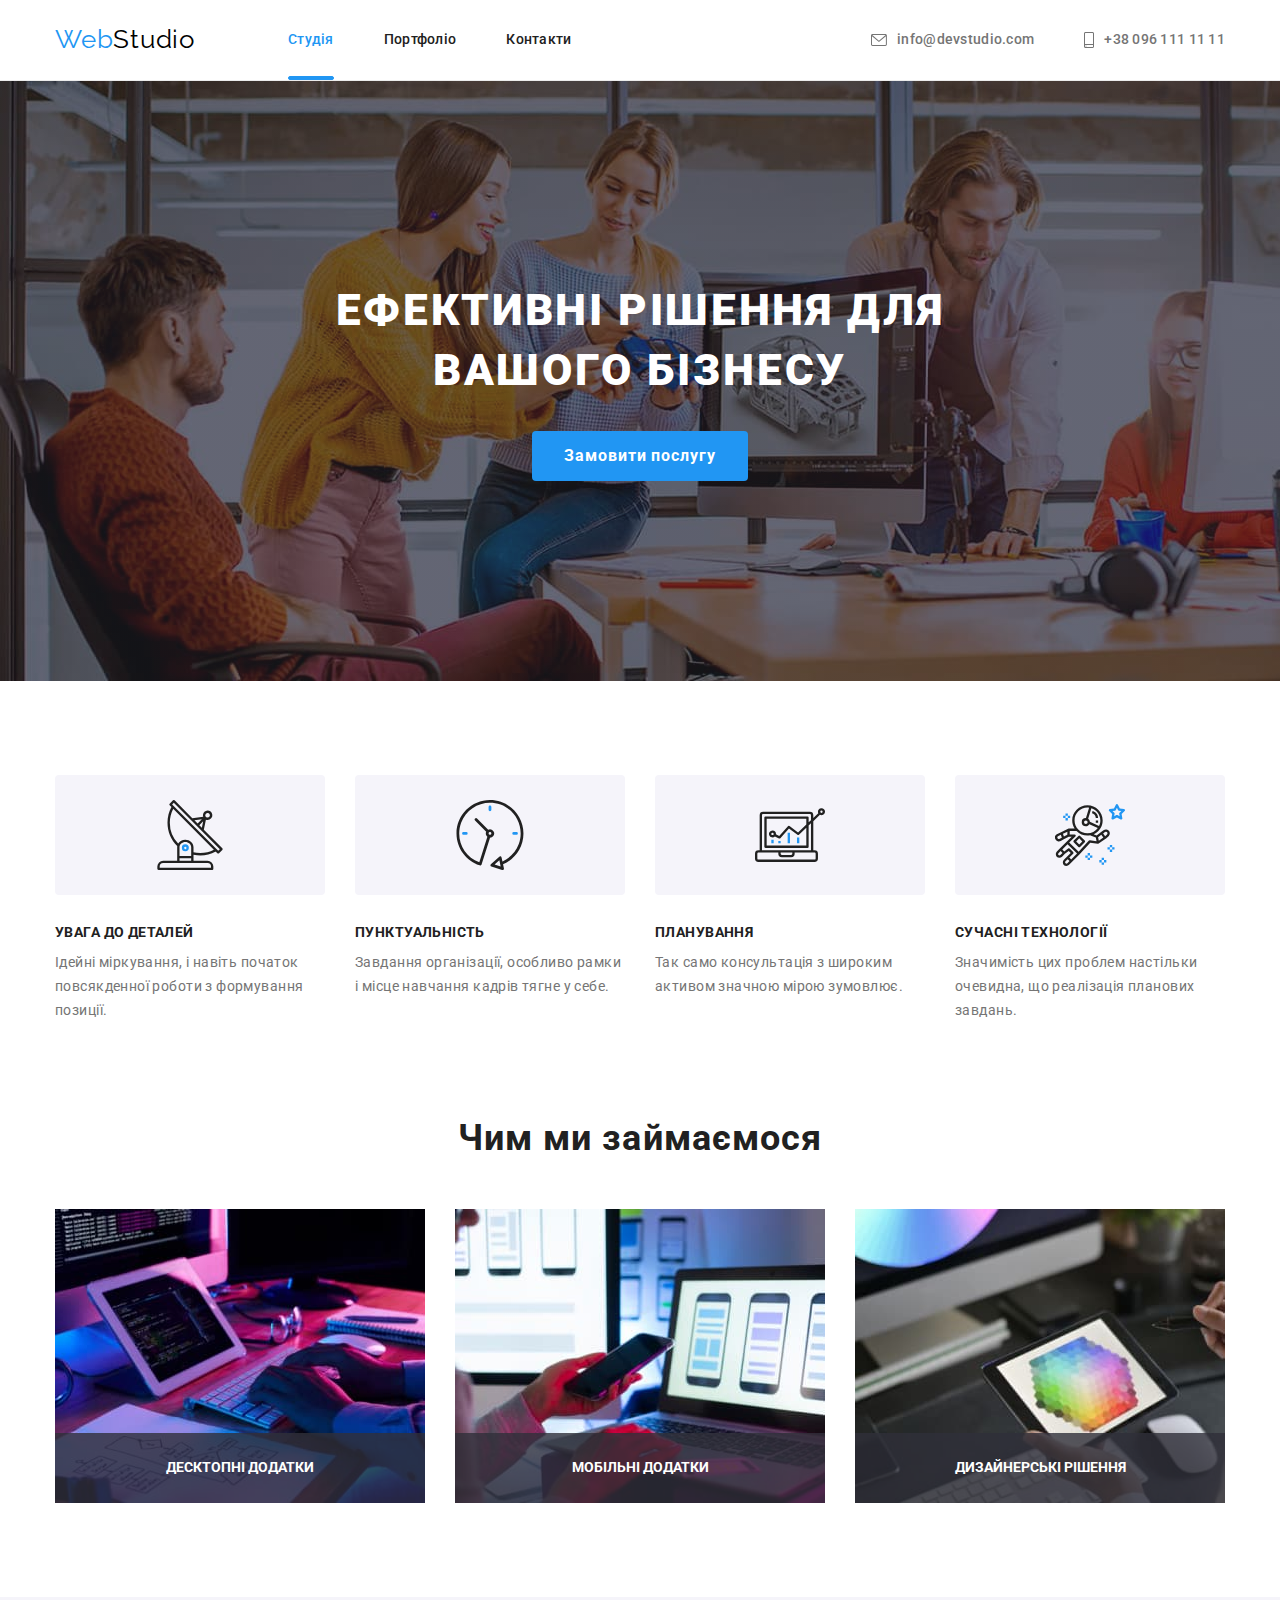
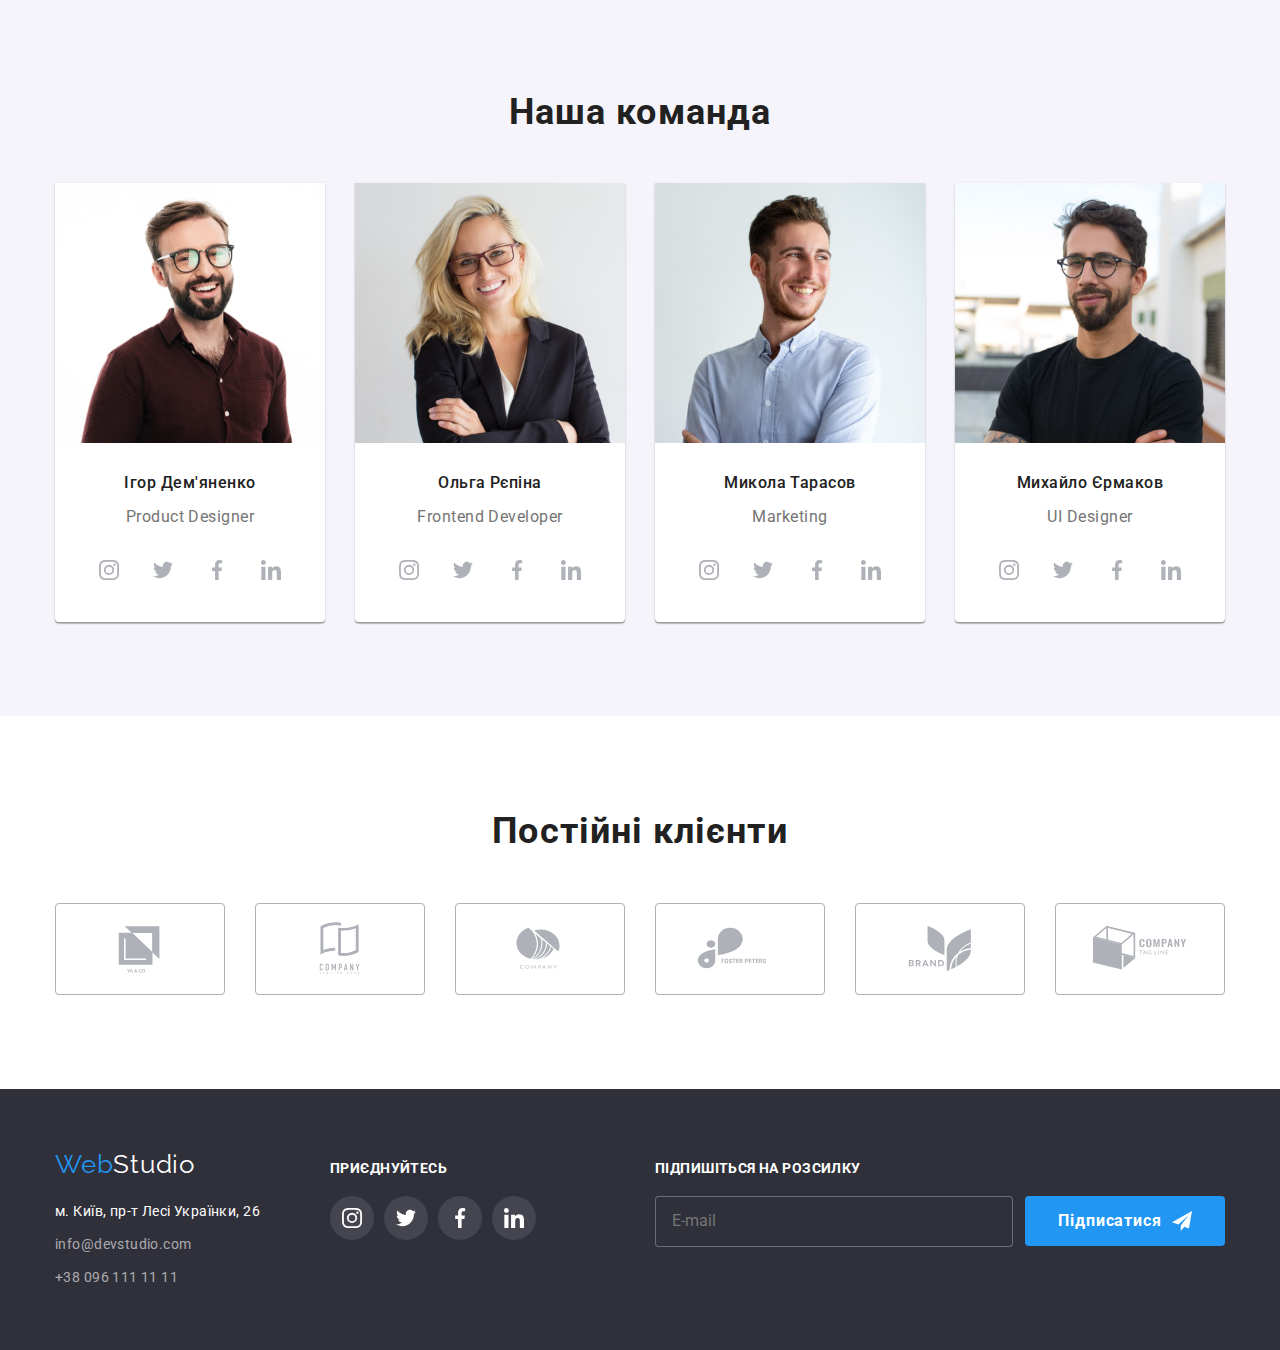
<file: index.html>
<!DOCTYPE html>
<html lang="uk">
  <head>
    <meta charset="UTF-8" />
    <meta http-equiv="X-UA-Compatible" content="IE=edge" />
    <meta name="viewport" content="width=device-width, initial-scale=1.0" />
    <title>WebStudio</title>
    <link
      rel="stylesheet"
      href="https://cdnjs.cloudflare.com/ajax/libs/modern-normalize/1.1.0/modern-normalize.min.css"
    />
    <link rel="preconnect" href="https://fonts.googleapis.com" />
    <link rel="preconnect" href="https://fonts.gstatic.com" crossorigin />
    <link
      href="https://fonts.googleapis.com/css2?family=Raleway:wght@700&family=Roboto:wght@400;500;700;900&display=swap"
      rel="stylesheet"
    />
    <link rel="stylesheet" href="./css/styles.css" />
  </head>
  <body>
    <header class="header">
      <div class="container header-container">
        <nav class="nav-header">
          <a class="link-logo" href="./index.html"><span class="accent">Web</span>Studio</a>
          <ul class="header-navigation list">
            <li class="navigation-item">
              <a class="navigation-link current" href="./index.html">Студія</a>
            </li>
            <li class="navigation-item">
              <a class="navigation-link" href="./portfolio.html">Портфоліо</a>
            </li>
            <li class="navigation-item">
              <a class="navigation-link" href="#">Контакти</a>
            </li>
          </ul>
        </nav>
        <ul class="contacts list">
          <li class="contacts-item">
            <a class="contacts-link" href="mailto:info@devstudio.com">
              <svg class="contacts-icon" width="16" height="12">
                <use href="./images/icons.svg#icon-envelope"></use>
              </svg>
              info@devstudio.com
            </a>
          </li>
          <li class="contacts-item">
            <a class="contacts-link" href="tel:+380961111111">
              <svg class="contacts-icon" width="10" height="16">
                <use href="./images/icons.svg#icon-smartphone"></use>
              </svg>
              +38 096 111 11 11
            </a>
          </li>
        </ul>
      </div>
    </header>

    <main>
      <section class="hero section">
        <div class="container">
          <h1 class="hero-title">ЕФЕКТИВНІ РІШЕННЯ ДЛЯ ВАШОГО БІЗНЕСУ</h1>
          <button class="primery-button" type="button" data-modal-open>Замовити послугу</button>
        </div>
      </section>

      <section class="benefits section">
        <div class="container">
          <h1 hidden>Наші переваги</h1>
          <ul class="benefits-list list">
            <li class="benefits-item">
              <div class="benefits-img">
                <svg width="70" height="70">
                  <use href="./images/icons.svg#icon-antenna"></use>
                </svg>
              </div>
              <h3 class="benefits-title">УВАГА ДО ДЕТАЛЕЙ</h3>
              <p class="benefits-text">
                Ідейні міркування, і навіть початок повсякденної роботи з формування позиції.
              </p>
            </li>
            <li class="benefits-item">
              <div class="benefits-img">
                <svg width="70" height="70">
                  <use href="./images/icons.svg#icon-clock"></use>
                </svg>
              </div>
              <h3 class="benefits-title">ПУНКТУАЛЬНІСТЬ</h3>
              <p class="benefits-text">
                Завдання організації, особливо рамки і місце навчання кадрів тягне у себе.
              </p>
            </li>
            <li class="benefits-item">
              <div class="benefits-img">
                <svg width="70" height="70">
                  <use href="./images/icons.svg#icon-diagram"></use>
                </svg>
              </div>
              <h3 class="benefits-title">ПЛАНУВАННЯ</h3>
              <p class="benefits-text">
                Так само консультація з широким активом значною мірою зумовлює.
              </p>
            </li>
            <li class="benefits-item">
              <div class="benefits-img">
                <svg width="70" height="70">
                  <use href="./images/icons.svg#icon-astronaut"></use>
                </svg>
              </div>
              <h3 class="benefits-title">СУЧАСНІ ТЕХНОЛОГІЇ</h3>
              <p class="benefits-text">
                Значимість цих проблем настільки очевидна, що реалізація планових завдань.
              </p>
            </li>
          </ul>
        </div>
      </section>

      <section class="activity section">
        <div class="container">
          <h2 class="activity-title">Чим ми займаємося</h2>
          <ul class="activity-list list">
            <li class="activity-item">
              <img
                src="./images/box1.jpg"
                alt="написання коду"
                width="370"
                height="294"
                class="activity-img"
              />
              <p class="activity-text">Десктопні додатки</p>
            </li>
            <li class="activity-item">
              <img
                src="./images/box2.jpg"
                alt="розробка додатків"
                width="370"
                height="294"
                class="activity-img"
              />
              <p class="activity-text">Мобільні додатки</p>
            </li>
            <li class="activity-item">
              <img
                src="./images/box3.jpg"
                alt="стилістика та дизайн"
                width="370"
                height="294"
                class="activity-img"
              />
              <p class="activity-text">Дизайнерські рішення</p>
            </li>
          </ul>
        </div>
      </section>

      <section class="team section">
        <div class="container">
          <h2 class="team-title">Наша команда</h2>
          <ul class="team-list list">
            <li class="team-item">
              <img
                src="./images/product_designer.jpg"
                alt="Ігор Дем'яненко"
                width="270"
                class="team-img"
              />
              <div class="team-wrapper">
                <h3 class="name-title">Ігор Дем'яненко</h3>
                <p class="team-text" lang="en">Product Designer</p>
                <ul class="social-list">
                  <li class="social-item">
                    <a class="team-social-link" href="#">
                      <svg class="team-social-icon" width="20" height="20">
                        <use href="./images/icons.svg#icon-instagram"></use>
                      </svg>
                    </a>
                  </li>
                  <li class="social-item">
                    <a class="team-social-link" href="#">
                      <svg class="team-social-icon" width="20" height="20">
                        <use href="./images/icons.svg#icon-twitter"></use>
                      </svg>
                    </a>
                  </li>
                  <li class="social-item">
                    <a class="team-social-link" href="#">
                      <svg class="team-social-icon" width="20" height="20">
                        <use href="./images/icons.svg#icon-facebook"></use>
                      </svg>
                    </a>
                  </li>
                  <li class="social-item">
                    <a class="team-social-link" href="#">
                      <svg class="team-social-icon" width="20" height="20">
                        <use href="./images/icons.svg#icon-linkedin"></use>
                      </svg>
                    </a>
                  </li>
                </ul>
              </div>
            </li>
            <li class="team-item">
              <img
                src="./images/frontend_developer.jpg"
                alt="Ольга Рєпіна"
                width="270"
                class="team-img"
              />
              <div class="team-wrapper">
                <h3 class="name-title">Ольга Рєпіна</h3>
                <p class="team-text" lang="en">Frontend Developer</p>
                <ul class="social-list">
                  <li class="social-item">
                    <a class="team-social-link" href="#">
                      <svg class="team-social-icon" width="20" height="20">
                        <use href="./images/icons.svg#icon-instagram"></use>
                      </svg>
                    </a>
                  </li>
                  <li class="social-item">
                    <a class="team-social-link" href="#">
                      <svg class="team-social-icon" width="20" height="20">
                        <use href="./images/icons.svg#icon-twitter"></use>
                      </svg>
                    </a>
                  </li>
                  <li class="social-item">
                    <a class="team-social-link" href="#">
                      <svg class="team-social-icon" width="20" height="20">
                        <use href="./images/icons.svg#icon-facebook"></use>
                      </svg>
                    </a>
                  </li>
                  <li class="social-item">
                    <a class="team-social-link" href="#">
                      <svg class="team-social-icon" width="20" height="20">
                        <use href="./images/icons.svg#icon-linkedin"></use>
                      </svg>
                    </a>
                  </li>
                </ul>
              </div>
            </li>
            <li class="team-item">
              <img src="./images/marketing.jpg" alt="Микола Тарасов" width="270" class="team-img" />
              <div class="team-wrapper">
                <h3 class="name-title">Микола Тарасов</h3>
                <p class="team-text" lang="en">Marketing</p>
                <ul class="social-list">
                  <li class="social-item">
                    <a class="team-social-link" href="#">
                      <svg class="team-social-icon" width="20" height="20">
                        <use href="./images/icons.svg#icon-instagram"></use>
                      </svg>
                    </a>
                  </li>
                  <li class="social-item">
                    <a class="team-social-link" href="#">
                      <svg class="team-social-icon" width="20" height="20">
                        <use href="./images/icons.svg#icon-twitter"></use>
                      </svg>
                    </a>
                  </li>
                  <li class="social-item">
                    <a class="team-social-link" href="#">
                      <svg class="team-social-icon" width="20" height="20">
                        <use href="./images/icons.svg#icon-facebook"></use>
                      </svg>
                    </a>
                  </li>
                  <li class="social-item">
                    <a class="team-social-link" href="#">
                      <svg class="team-social-icon" width="20" height="20">
                        <use href="./images/icons.svg#icon-linkedin"></use>
                      </svg>
                    </a>
                  </li>
                </ul>
              </div>
            </li>
            <li class="team-item">
              <img
                src="./images/ui_designer.jpg"
                alt="Михайло Єрмаков"
                width="270"
                class="team-img"
              />
              <div class="team-wrapper">
                <h3 class="name-title">Михайло Єрмаков</h3>
                <p class="team-text" lang="en">UI Designer</p>
                <ul class="social-list">
                  <li class="social-item">
                    <a class="team-social-link" href="#">
                      <svg class="team-social-icon" width="20" height="20">
                        <use href="./images/icons.svg#icon-instagram"></use>
                      </svg>
                    </a>
                  </li>
                  <li class="social-item">
                    <a class="team-social-link" href="#">
                      <svg class="team-social-icon" width="20" height="20">
                        <use href="./images/icons.svg#icon-twitter"></use>
                      </svg>
                    </a>
                  </li>
                  <li class="social-item">
                    <a class="team-social-link" href="#">
                      <svg class="team-social-icon" width="20" height="20">
                        <use href="./images/icons.svg#icon-facebook"></use>
                      </svg>
                    </a>
                  </li>
                  <li class="social-item">
                    <a class="team-social-link" href="#">
                      <svg class="team-social-icon" width="20" height="20">
                        <use href="./images/icons.svg#icon-linkedin"></use>
                      </svg>
                    </a>
                  </li>
                </ul>
              </div>
            </li>
          </ul>
        </div>
      </section>

      <section class="clients section">
        <div class="container">
          <h2 class="clients-title">Постійні клієнти</h2>
          <ul class="clients-list">
            <li class="clients-item">
              <a href="#" class="clients-link">
                <svg class="clients-logo" width="106" height="60">
                  <use href="./images/icons.svg#icon-client1"></use>
                </svg>
              </a>
            </li>
            <li class="clients-item">
              <a href="#" class="clients-link">
                <svg class="clients-logo" width="106" height="60">
                  <use href="./images/icons.svg#icon-client2"></use>
                </svg>
              </a>
            </li>
            <li class="clients-item">
              <a href="#" class="clients-link">
                <svg class="clients-logo" width="106" height="60">
                  <use href="./images/icons.svg#icon-client3"></use>
                </svg>
              </a>
            </li>
            <li class="clients-item">
              <a href="#" class="clients-link">
                <svg class="clients-logo" width="106" height="60">
                  <use href="./images/icons.svg#icon-client4"></use>
                </svg>
              </a>
            </li>
            <li class="clients-item">
              <a href="#" class="clients-link">
                <svg class="clients-logo" width="106" height="60">
                  <use href="./images/icons.svg#icon-client5"></use>
                </svg>
              </a>
            </li>
            <li class="clients-item">
              <a href="#" class="clients-link">
                <svg class="clients-logo" width="106" height="60">
                  <use href="./images/icons.svg#icon-client6"></use>
                </svg>
              </a>
            </li>
          </ul>
        </div>
      </section>
    </main>

    <footer class="footer">
      <div class="container footer-container">
        <div class="footer-address-container">
          <a class="footer-link-logo" href="./index.html"><span class="accent">Web</span>Studio</a>
          <address class="footer-address">
            <ul class="address list">
              <li class="address-item">
                <a class="address-link" href="https://goo.gl/maps/ugNVqVzA1ZjysugSA" target="_blank"
                  >м. Київ, пр-т Лесі Українки, 26</a
                >
              </li>
              <li class="address-item">
                <a class="footer-contacts-link" href="mailto:info@devstudio.com"
                  >info@devstudio.com</a
                >
              </li>
              <li class="address-item">
                <a class="footer-contacts-link" href="tel:+380961111111">+38 096 111 11 11</a>
              </li>
            </ul>
          </address>
        </div>
        <div class="social-footer">
          <p class="social-text">приєднуйтесь</p>
          <ul class="social-list-footer">
            <li class="social-item-footer">
              <a class="social-link-footer" href="#">
                <svg class="social-icon-footer" width="20" height="20">
                  <use href="./images/icons.svg#icon-instagram"></use>
                </svg>
              </a>
            </li>
            <li class="social-item-footer">
              <a class="social-link-footer" href="#">
                <svg class="social-icon-footer" width="20" height="20">
                  <use href="./images/icons.svg#icon-twitter"></use>
                </svg>
              </a>
            </li>
            <li class="social-item-footer">
              <a class="social-link-footer" href="#">
                <svg class="social-icon-footer" width="20" height="20">
                  <use href="./images/icons.svg#icon-facebook"></use>
                </svg>
              </a>
            </li>
            <li class="social-item-footer">
              <a class="social-link-footer" href="#">
                <svg class="social-icon-footer" width="20" height="20">
                  <use href="./images/icons.svg#icon-linkedin"></use>
                </svg>
              </a>
            </li>
          </ul>
        </div>
        <div class="mail-send-footer">
          <p class="mail-send-text">Підпишіться на розсилку</p>
          <form class="input-send">
            <label for="mail-send"></label>
            <input
              id="mail-send"
              class="input-send-mail"
              type="email"
              name="mail-send"
              placeholder="E-mail"
            />
            <button type="submit" class="button-send">
              Підписатися
              <svg class="send-icon-footer" width="20" height="20">
                <use href="./images/icons.svg#icon-send"></use>
              </svg>
            </button>
          </form>
        </div>
      </div>
    </footer>

    <div class="backdrop is-hidden" data-modal>
      <div class="modal">
        <button class="madal-close-button" type="button" data-modal-close>
          <svg class="close-button-icon" width="18" height="18">
            <use href="./images/icons.svg#icon-close"></use>
          </svg>
        </button>
        <p class="modal-lilte">Залиште свої дані, ми вам передзвонимо</p>
        <form>
          <label class="form-label" for="name">Ім'я</label>
          <div class="form-modal">
            <input class="form-input" id="name" type="text" name="name" />
            <svg class="form-icon" width="20" height="20">
              <use href="./images/icons.svg#icon-person"></use>
            </svg>
          </div>
          <label class="form-label" for="tel">Телефон</label>
          <div class="form-modal">
            <input class="form-input" id="tel" type="tel" name="tel" />
            <svg class="form-icon" width="20" height="20">
              <use href="./images/icons.svg#icon-phone"></use>
            </svg>
          </div>
          <label class="form-label" for="mail">Пошта</label>
          <div class="form-modal">
            <input class="form-input" id="mail" type="email" name="mail" />
            <svg class="form-icon" width="20" height="20">
              <use href="./images/icons.svg#icon-email"></use>
            </svg>
          </div>
          <label class="form-label" for="text">Коментар</label>
          <textarea
            class="form-coment"
            id="text"
            name="text"
            placeholder="Введіть текст"
          ></textarea>
          <label class="checkbox-label" for="terms-checkbox">
            <input class="checkbox-input" id="terms-checkbox" type="checkbox" />
            <svg class="check-icon" width="16" height="15">
              <use href="./images/icons.svg#icon-check"></use>
            </svg>
            Погоджуюся з розсилкою та приймаю
            <a class="agreement-link" href="#">Умови договору</a>
          </label>
          <button type="submit" class="button-modal">Відправити</button>
        </form>
      </div>
    </div>

    <script src="./js/modal.js"></script>
  </body>
</html>
</file>
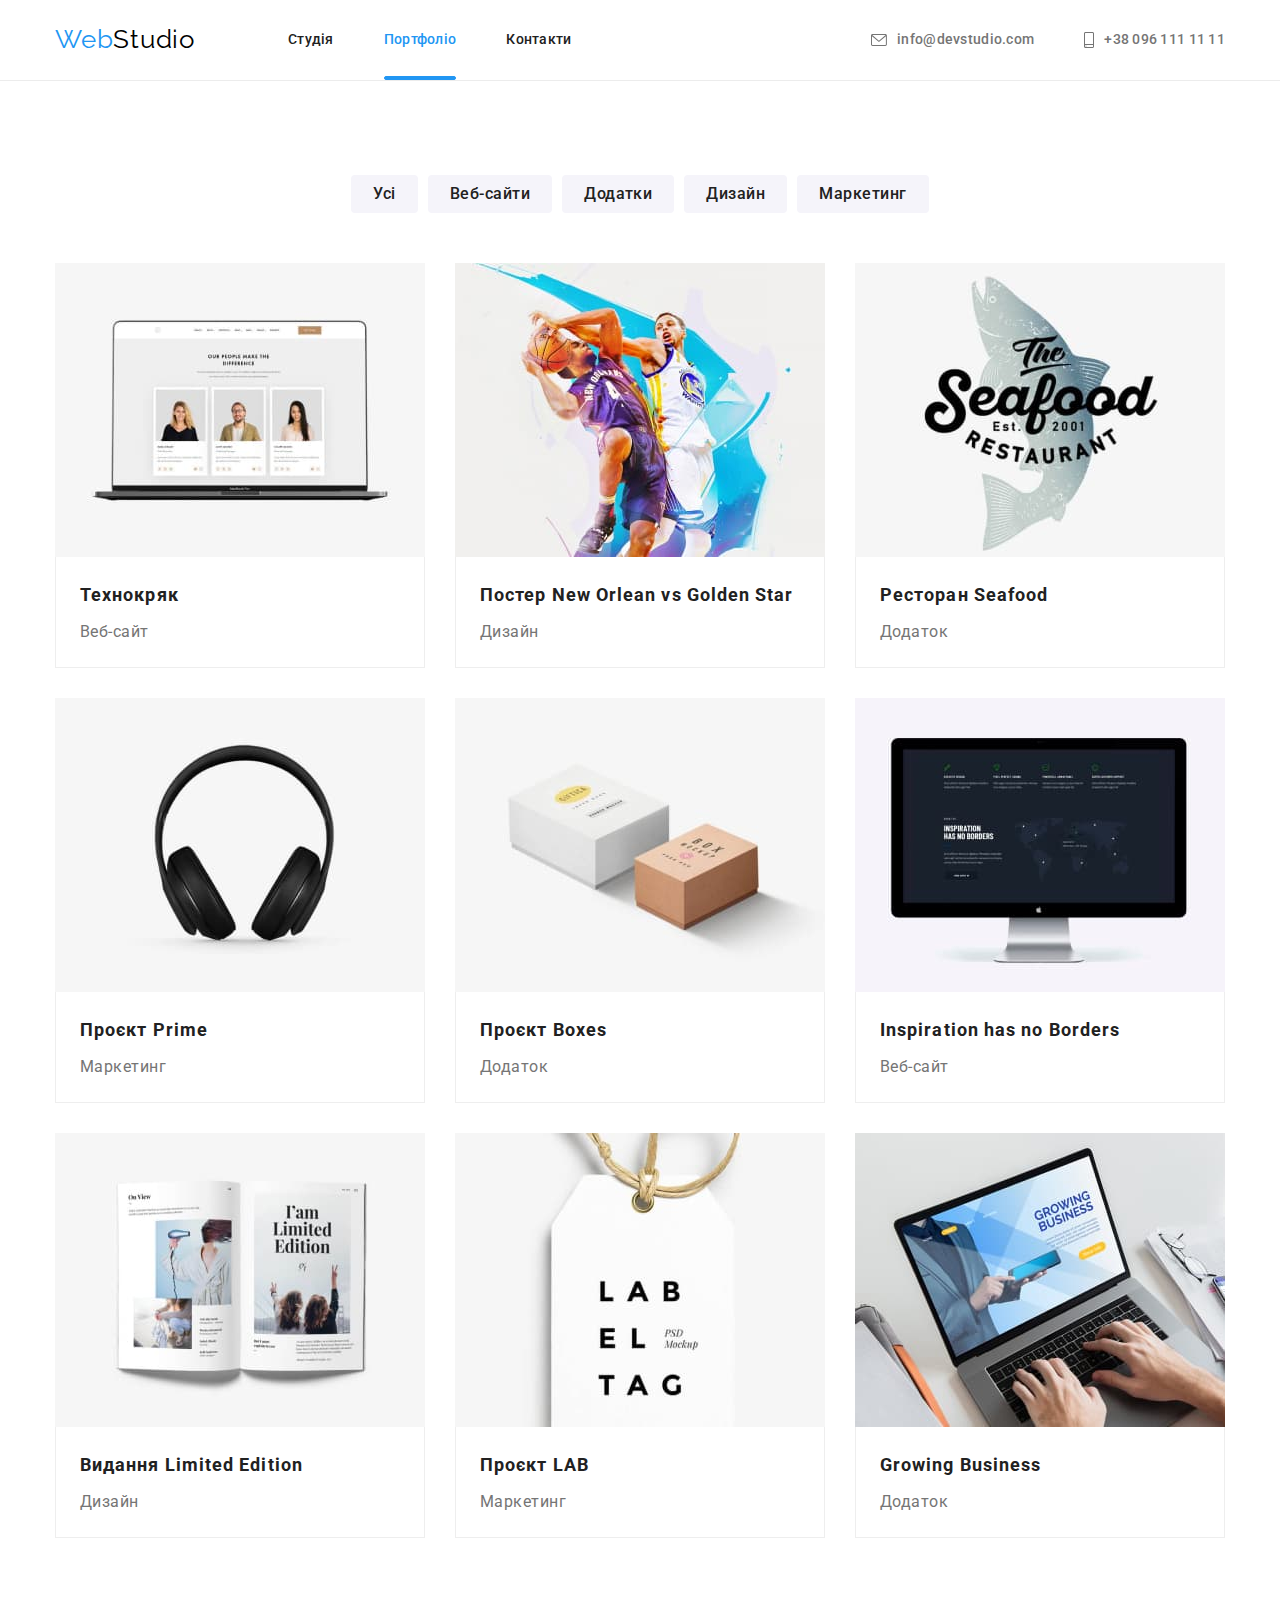
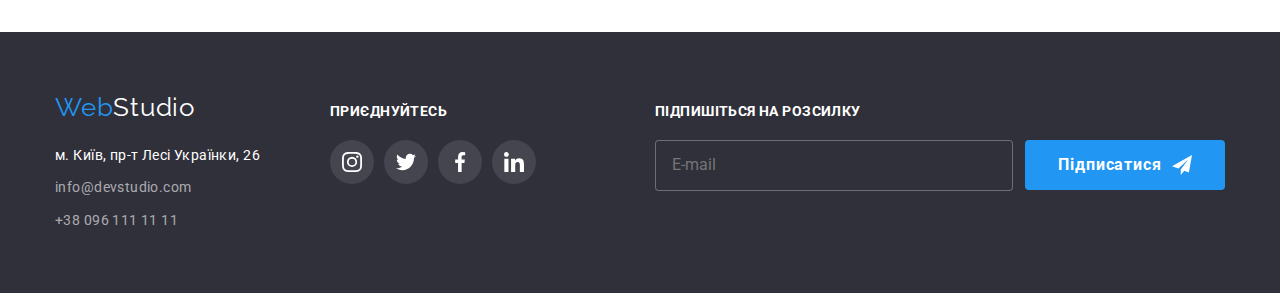
<file: portfolio.html>
<!DOCTYPE html>
<html lang="uk">
  <head>
    <meta charset="UTF-8" />
    <meta http-equiv="X-UA-Compatible" content="IE=edge" />
    <meta name="viewport" content="width=device-width, initial-scale=1.0" />
    <title>Portfolio</title>
    <link
      rel="stylesheet"
      href="https://cdnjs.cloudflare.com/ajax/libs/modern-normalize/1.1.0/modern-normalize.min.css"
    />
    <link rel="preconnect" href="https://fonts.googleapis.com" />
    <link rel="preconnect" href="https://fonts.gstatic.com" crossorigin />
    <link
      href="https://fonts.googleapis.com/css2?family=Raleway:wght@700&family=Roboto:wght@400;500;700;900&display=swap"
      rel="stylesheet"
    />
    <link rel="stylesheet" href="./css/styles.css" />
  </head>
  <body>
    <header class="header">
      <div class="container header-container">
        <nav class="nav-header">
          <a class="link-logo" href="./index.html"><span class="accent">Web</span>Studio</a>
          <ul class="header-navigation list">
            <li class="navigation-item">
              <a class="navigation-link" href="./index.html">Студія</a>
            </li>
            <li class="navigation-item">
              <a class="navigation-link current" href="./portfolio.html">Портфоліо</a>
            </li>
            <li class="navigation-item">
              <a class="navigation-link" href="#">Контакти</a>
            </li>
          </ul>
        </nav>
        <ul class="contacts list">
          <li class="contacts-item">
            <a class="contacts-link" href="mailto:info@devstudio.com">
              <svg class="contacts-icon" width="16" height="12">
                <use href="./images/icons.svg#icon-envelope"></use>
              </svg>
              info@devstudio.com
            </a>
          </li>
          <li class="contacts-item">
            <a class="contacts-link" href="tel:+380961111111">
              <svg class="contacts-icon" width="10" height="16">
                <use href="./images/icons.svg#icon-smartphone"></use>
              </svg>
              +38 096 111 11 11
            </a>
          </li>
        </ul>
      </div>
    </header>

    <main>
      <section class="section">
        <h1 hidden>Портфоліо</h1>
        <div class="container">
          <ul class="filter-btn list">
            <li class="item-button"><button class="filter-button" type="button">Усі</button></li>
            <li class="item-button">
              <button class="filter-button" type="button">Веб-сайти</button>
            </li>
            <li class="item-button">
              <button class="filter-button" type="button">Додатки</button>
            </li>
            <li class="item-button"><button class="filter-button" type="button">Дизайн</button></li>
            <li class="item-button">
              <button class="filter-button" type="button">Маркетинг</button>
            </li>
          </ul>

          <ul class="project list">
            <li class="project-item">
              <a class="project-link" href="./portfolio.html">
                <div class="project-thumb">
                  <img
                    src="./images/project1.jpg"
                    alt="project img"
                    width="370"
                    height="294"
                    class="project-img"
                  />
                  <div class="project-overlay">
                    <p class="project-description">
                      Ресурс пропонує комплексні пропозиції з різним рівнем функціоналу та сервісів.
                      Все це дозволить відвідувачу отримати вичерпні відомості про компанію чи
                      приватну особу.
                    </p>
                  </div>
                </div>
                <div class="project-bloс">
                  <h2 class="project-title">Технокряк</h2>
                  <p class="project-text">Веб-сайт</p>
                </div>
              </a>
            </li>
            <li class="project-item">
              <a class="project-link" href="./portfolio.html">
                <div class="project-thumb">
                  <img
                    src="./images/project2.jpg"
                    alt="project img"
                    width="370"
                    height="294"
                    class="project-img"
                  />
                  <div class="project-overlay">
                    <p class="project-description">
                      Ресурс пропонує комплексні пропозиції з різним рівнем функціоналу та сервісів.
                      Все це дозволить відвідувачу отримати вичерпні відомості про компанію чи
                      приватну особу.
                    </p>
                  </div>
                </div>
                <div class="project-bloс">
                  <h2 class="project-title">Постер New Orlean vs Golden Star</h2>
                  <p class="project-text">Дизайн</p>
                </div>
              </a>
            </li>
            <li class="project-item">
              <a class="project-link" href="./portfolio.html">
                <div class="project-thumb">
                  <img
                    src="./images/project3.jpg"
                    alt="project img"
                    width="370"
                    height="294"
                    class="project-img"
                  />
                  <div class="project-overlay">
                    <p class="project-description">
                      Ресурс пропонує комплексні пропозиції з різним рівнем функціоналу та сервісів.
                      Все це дозволить відвідувачу отримати вичерпні відомості про компанію чи
                      приватну особу.
                    </p>
                  </div>
                </div>
                <div class="project-bloс">
                  <h2 class="project-title">Ресторан Seafood</h2>
                  <p class="project-text">Додаток</p>
                </div>
              </a>
            </li>
            <li class="project-item">
              <a class="project-link" href="./portfolio.html">
                <div class="project-thumb">
                  <img
                    src="./images/project4.jpg"
                    alt="project img"
                    width="370"
                    height="294"
                    class="project-img"
                  />
                  <div class="project-overlay">
                    <p class="project-description">
                      Ресурс пропонує комплексні пропозиції з різним рівнем функціоналу та сервісів.
                      Все це дозволить відвідувачу отримати вичерпні відомості про компанію чи
                      приватну особу.
                    </p>
                  </div>
                </div>
                <div class="project-bloс">
                  <h2 class="project-title">Проєкт Prime</h2>
                  <p class="project-text">Маркетинг</p>
                </div>
              </a>
            </li>
            <li class="project-item">
              <a class="project-link" href="./portfolio.html">
                <div class="project-thumb">
                  <img
                    src="./images/project5.jpg"
                    alt="project img"
                    width="370"
                    height="294"
                    class="project-img"
                  />
                  <div class="project-overlay">
                    <p class="project-description">
                      Ресурс пропонує комплексні пропозиції з різним рівнем функціоналу та сервісів.
                      Все це дозволить відвідувачу отримати вичерпні відомості про компанію чи
                      приватну особу.
                    </p>
                  </div>
                </div>
                <div class="project-bloс">
                  <h2 class="project-title">Проєкт Boxes</h2>
                  <p class="project-text">Додаток</p>
                </div>
              </a>
            </li>
            <li class="project-item">
              <a class="project-link" href="./portfolio.html">
                <div class="project-thumb">
                  <img
                    src="./images/project6.jpg"
                    alt="project img"
                    width="370"
                    height="294"
                    class="project-img"
                  />
                  <div class="project-overlay">
                    <p class="project-description">
                      Ресурс пропонує комплексні пропозиції з різним рівнем функціоналу та сервісів.
                      Все це дозволить відвідувачу отримати вичерпні відомості про компанію чи
                      приватну особу.
                    </p>
                  </div>
                </div>
                <div class="project-bloс">
                  <h2 class="project-title">Inspiration has no Borders</h2>
                  <p class="project-text">Веб-сайт</p>
                </div>
              </a>
            </li>
            <li class="project-item">
              <a class="project-link" href="./portfolio.html">
                <div class="project-thumb">
                  <img
                    src="./images/project7.jpg"
                    alt="project img"
                    width="370"
                    height="294"
                    class="project-img"
                  />
                  <div class="project-overlay">
                    <p class="project-description">
                      Ресурс пропонує комплексні пропозиції з різним рівнем функціоналу та сервісів.
                      Все це дозволить відвідувачу отримати вичерпні відомості про компанію чи
                      приватну особу.
                    </p>
                  </div>
                </div>
                <div class="project-bloс">
                  <h2 class="project-title">Видання Limited Edition</h2>
                  <p class="project-text">Дизайн</p>
                </div>
              </a>
            </li>
            <li class="project-item">
              <a class="project-link" href="./portfolio.html">
                <div class="project-thumb">
                  <img
                    src="./images/project8.jpg"
                    alt="project img"
                    width="370"
                    height="294"
                    class="project-img"
                  />
                  <div class="project-overlay">
                    <p class="project-description">
                      Ресурс пропонує комплексні пропозиції з різним рівнем функціоналу та сервісів.
                      Все це дозволить відвідувачу отримати вичерпні відомості про компанію чи
                      приватну особу.
                    </p>
                  </div>
                </div>
                <div class="project-bloс">
                  <h2 class="project-title">Проєкт LAB</h2>
                  <p class="project-text">Маркетинг</p>
                </div>
              </a>
            </li>
            <li class="project-item">
              <a class="project-link" href="./portfolio.html">
                <div class="project-thumb">
                  <img
                    src="./images/project9.jpg"
                    alt="project img"
                    width="370"
                    height="294"
                    class="project-img"
                  />
                  <div class="project-overlay">
                    <p class="project-description">
                      Ресурс пропонує комплексні пропозиції з різним рівнем функціоналу та сервісів.
                      Все це дозволить відвідувачу отримати вичерпні відомості про компанію чи
                      приватну особу.
                    </p>
                  </div>
                </div>
                <div class="project-bloс">
                  <h2 class="project-title">Growing Business</h2>
                  <p class="project-text">Додаток</p>
                </div>
              </a>
            </li>
          </ul>
        </div>
      </section>
    </main>

    <footer class="footer">
      <div class="container footer-container">
        <div class="footer-address-container">
          <a class="footer-link-logo" href="./index.html"><span class="accent">Web</span>Studio</a>
          <address class="footer-address">
            <ul class="address list">
              <li class="address-item">
                <a class="address-link" href="https://goo.gl/maps/ugNVqVzA1ZjysugSA" target="_blank"
                  >м. Київ, пр-т Лесі Українки, 26</a
                >
              </li>
              <li class="address-item">
                <a class="footer-contacts-link" href="mailto:info@devstudio.com"
                  >info@devstudio.com</a
                >
              </li>
              <li class="address-item">
                <a class="footer-contacts-link" href="tel:+380961111111">+38 096 111 11 11</a>
              </li>
            </ul>
          </address>
        </div>
        <div class="social-footer">
          <p class="social-text">приєднуйтесь</p>
          <ul class="social-list-footer">
            <li class="social-item-footer">
              <a class="social-link-footer" href="#">
                <svg class="social-icon-footer" width="20" height="20">
                  <use href="./images/icons.svg#icon-instagram"></use>
                </svg>
              </a>
            </li>
            <li class="social-item-footer">
              <a class="social-link-footer" href="#">
                <svg class="social-icon-footer" width="20" height="20">
                  <use href="./images/icons.svg#icon-twitter"></use>
                </svg>
              </a>
            </li>
            <li class="social-item-footer">
              <a class="social-link-footer" href="#">
                <svg class="social-icon-footer" width="20" height="20">
                  <use href="./images/icons.svg#icon-facebook"></use>
                </svg>
              </a>
            </li>
            <li class="social-item-footer">
              <a class="social-link-footer" href="#">
                <svg class="social-icon-footer" width="20" height="20">
                  <use href="./images/icons.svg#icon-linkedin"></use>
                </svg>
              </a>
            </li>
          </ul>
        </div>
        <div class="mail-send-footer">
          <p class="mail-send-text">Підпишіться на розсилку</p>
          <form class="input-send">
            <label for="mail-send"></label>
            <input
              id="mail-send"
              class="input-send-mail"
              type="email"
              name="mail-send"
              placeholder="E-mail"
            />
            <button type="submit" class="button-send">
              Підписатися
              <svg class="send-icon-footer" width="20" height="20">
                <use href="./images/icons.svg#icon-send"></use>
              </svg>
            </button>
          </form>
        </div>
      </div>
    </footer>
  </body>
</html>
</file>
<file: css/styles.css>
:root{
    --color-primary: #212121;
    --color-secondary: #757575;
    --color-brand: #2196f3;
    --color-background: #2f303a;
    --color-pouring: #f5f4fA;
    --color-text-light: #fff;
    --color-logo: #000;
    --color-img:#afb1b8;

    --timing-function: cubic-bezier(0.4, 0, 0.2, 1);
    --time-trasform: 250ms;
}

body{
    color: var(--color-primary);
    font-family: 'Roboto', sans-serif;
}

ul{
    padding: 0;
    margin: 0;
    list-style: none;
}

h1,   h2,   h3,   h4,   h5,   h6,   p {    margin: 0;   }

img{
    display: block;
}

.section{
    padding: 94px  0;
}

.container{
    width: 1200px;
    margin: 0 auto;
    padding: 0 15px;
}

.list{
    list-style: none;
}


/* header*/


.header{
    border-bottom: 1px solid rgba(236, 236, 236, 1)
}

.header-container{
    display: flex;
    align-items: center;
}

.nav-header{   
    display: flex;
    align-items: center;
}

.link-logo{
    font-family: 'Raleway', sans-serif;
    color: var(--color-logo);
    font-size: 26px;
    line-height: 1.2;
    letter-spacing: 0.03em;
    text-decoration: none;
}

.header-navigation{
    display: flex;
    margin-left: 93px;
}

.navigation-item{
    position: relative;
}

.navigation-item:not(:last-child){
    margin-right: 50px;
}

.contacts-item:not(:last-child){
    margin-right: 50px;
}

.navigation-link.current{
    color: var(--color-brand);
}

.current::after{
    display: inline-block;
    content: "";
    width: 100%;
    height: 4px;
    position: absolute;
    background: #2196F3;
    border: 1px solid var(--color-brand);
    border-radius: 2px;
    bottom: 0;
    left: 0;
}

.navigation-link{
    color: var(--color-primary);
    font-weight: 500;
    font-size: 14px;
    line-height: 1.14;
    letter-spacing: 0.02em;
    text-decoration: none;
    display: block;
    padding: 32px 0;
    transition: color var(--time-trasform) var(--timing-function);
}

.navigation-link:hover,.navigation-link:focus{
    color: var(--color-brand);
}

.contacts{
    display: flex;
    margin-left: auto;
}

.contacts-link{
    color: var(--color-secondary);
    font-weight: 500;
    font-size: 14px;
    line-height: 1.14;
    letter-spacing: 0.02em;
    text-decoration: none;
    display: flex;
    align-items: center;
    padding: 32px 0;
    transition: color var(--time-trasform) var(--timing-function);
}

.contacts-link:hover, .contacts-link:focus{
    color: var(--color-brand);
}

.contacts-icon{
    fill: currentColor;
    margin-right: 10px;
}



/* ==WebStudio== */



/* hero-section */


.hero{
    padding: 200px 0;
    max-width: 1600px;
    height: 600px;
    background-color: var(--color-background);
    background-image: linear-gradient(
        rgba(47, 48, 58, 0.4), 
        rgba(47, 48, 58, 0.4)),
       url(../images/background-image.jpg);
    margin: 0 auto;
}


.hero-title{
    width: 696px;
    margin: auto;
    font-weight: 900;
    font-size: 44px;
    line-height: 1.36;
    letter-spacing: 0.06em;
    color: var(--color-text-light);
    text-align: center;
}

.primery-button{
    width: 216px;
    min-height: 50px;
    border-radius: 4px;
    margin: 0  auto;
    margin-top: 30px;
    display: block;
    font-family: inherit;
    border: 0;
    background-color:var(--color-brand);
    color: var(--color-text-light);
    font-size: 16px;
    line-height: 1.88;
    letter-spacing: 0.06em;
    cursor: pointer;
    font-weight: 700;
}


/* benefits-section */


.benefits-section{
    padding-top: 94px;
}

.benefits-list{
    display: flex;
}

.benefits-item{
    width: 270px;
}

.benefits-item:not(:last-child){
    margin-right: 30px;
}

.benefits-img{
    display: flex;
    align-items: center;
    justify-content: center;
    width: 270px;
    height: 120px;
    margin-bottom: 30px;
    border-radius: 4px;
    background: var(--color-pouring);
}

.benefits-title{
    margin: 0  0 10px  0;
    font-size: 14px;
    line-height: 1.14;
    letter-spacing: 0.03em;
}

.benefits-text{ 
    font-size: 14px;
    line-height: 1.71;
    letter-spacing: 0.03em;
    color: var(--color-secondary);
}


/* activity-section */


.activity{
    padding-top: 0;
}

.activity-title{
    margin-bottom: 50px;
    font-size: 36px;
    line-height: 1.17;
    text-align: center;
    letter-spacing: 0.03em;
}

.activity-list{
    display: flex; 
}

.activity-item{
    position: relative;
}

.activity-item:not(:last-child){
    margin-right: 30px;
}

.activity-text{
    font-weight: 700;
    font-size: 14px;
    line-height: 1.14;
    display: flex;
    align-items: center;
    justify-content: center;
    text-transform: uppercase;
    color: var(--color-text-light);
    background: rgba(47, 48, 58, 0.8);
    position: absolute;
    bottom: 0;
    width: 370px;
    height: 70px;
}


/* team-section */


.team{
    margin: auto;
    background-color: var(--color-pouring)
}

.team-title{
    margin-bottom: 50px;
    font-size: 36px;
    line-height: 1.17;
    text-align: center;
    letter-spacing: 0.03em;
}

.team-list{
    display: flex;
}

.team-item{
    box-shadow: 0px 1px 3px rgba(0, 0, 0, 0.12), 0px 1px 1px rgba(0, 0, 0, 0.14), 0px 2px 1px rgba(0, 0, 0, 0.2);
    border-radius: 0px 0px 4px 4px;
    background-color: var(--color-text-light);
}

.team-item:not(:last-child){
    margin-right: 30px;
}

.team-wrapper{
    padding: 30px 0;
}

.name-title{
    margin-bottom: 10px;
    text-align: center;
    font-weight: 500;
    font-size: 16px;
    line-height: 1.19;
    letter-spacing: 0.03em;
}

.team-text{
    text-align: center;
    font-size: 16px;
    line-height: 1.9;
    letter-spacing: 0.03em;
    color: var(--color-secondary);
}

.social-list{
    display: flex;
    justify-content: center;
    gap: 10px;
    margin-top: 16px;
}

.team-social-link{
    width: 44px;
    height: 44px;
    display: flex;
    align-items: center;
    justify-content: center;
    background-color: var(--color-text-light);
    border-radius: 50%;
    color: var(--color-img);
    transition: color var(--time-trasform) var(--timing-function), background-color var(--time-trasform) var(--timing-function);
}

.team-social-link:hover, .team-social-link:focus{
    background-color: var(--color-brand);
    color: var(--color-text-light);
}

.team-social-icon{
    fill:currentColor;
}



/* clients */


.clients-title{
    margin-bottom: 50px;
    font-size: 36px;
    line-height: 1.17;
    text-align: center;
    letter-spacing: 0.03em; 
}

.clients-list{
    display: flex;
    justify-content: center;
    gap: 30px;
}

.clients-link{
    width: 170px;
    height: 92px;
    display: flex;
    align-items: center;
    justify-content: center;
    border-radius: 4px;
    border: 1px solid var(--color-img);
    color: var(--color-img);
    transition: color var(--time-trasform) var(--timing-function), border-color var(--time-trasform) var(--timing-function);
}

.clients-link:hover, .clients-link:focus{
    color: var(--color-brand);
    border-color:  var(--color-brand);
}

.clients-logo{
    fill: currentColor;
}


/* footer */


.footer{
    padding: 60px  0;
    background-color: var(--color-background);
}

.footer-container{
    display: flex;
    align-items: baseline;
}

.footer-link-logo{
    display: block;
    font-family: Raleway;
    color: var(--color-text-light);
    font-size: 26px;
    line-height: 1.2;
    letter-spacing: 0.03em;
    text-decoration: none;
    margin-bottom: 20px;
}

.footer-address{
    font-style: normal;
}

.accent{
    color: var(--color-brand);
}

.address-item:not(:last-child){
    margin-bottom: 9px;
}

.address-link{
    text-decoration: none;
    color: var(--color-text-light);
    font-size: 14px;
    line-height: 1.71;
    letter-spacing: 0.03em;
    transition: color var(--time-trasform) var(--timing-function);
}

.address-link:hover, .address-link:focus{
    color: var(--color-brand)
}

.footer-contacts-link{
    text-decoration: none;
    font-size: 14px;
    line-height: 1.71;
    letter-spacing: 0.03em;
    color: rgba(255, 255, 255, 0.6);
    transition: color var(--time-trasform) var(--timing-function);
}

.footer-contacts-link:hover, .footer-contacts-link:focus{
    color: var(--color-brand)
}
 
.social-footer{
    margin-left: 70px;
}

.social-text{
    font-weight: 700;
    font-size: 14px;
    line-height: 1.14;
    letter-spacing: 0.03em;
    text-transform: uppercase;
    color: var(--color-text-light);
}

.social-list-footer{
    display: flex;
    justify-content: center;
    gap: 10px;
    margin-top: 20px;
}

.social-link-footer{
    width: 44px;
    height: 44px;
    display: flex;
    align-items: center;
    justify-content: center;
    background-color:rgba(255, 255, 255, 0.1);
    border-radius: 50%;
    color: var(--color-text-light);
    transition: background-color var(--time-trasform) var(--timing-function);
}

.social-link-footer:hover, .social-link-footer:focus{
    background-color: var(--color-brand)
}

.social-icon-footer{
    fill: currentColor;
}

.mail-send-footer{
    margin-left: auto;
}

.mail-send-text{
    font-weight: 700;
    font-size: 14px;
    line-height: 1.14;
    letter-spacing: 0.03em;
    text-transform: uppercase;
    color: var(--color-text-light);
    margin-bottom: 20px;
}

.input-send{
    display: flex;
}

.input-send-mail{
    width: 358px;
    padding: 15px 16px;
    background-color: var(--color-background);
    border: 1px solid rgba(255, 255, 255, 0.3);
    border-radius: 4px;
    outline: none;
    color:var(--color-secondary);
}


.button-send{
    width: 200px;
    height: 50px;
    border-radius: 4px;
    border: 0;
    font-weight: 700;
    font-size: 16px;
    line-height: 1.88;
    display: flex;
    align-items: center;
    justify-content: center;
    letter-spacing: 0.06em;
    gap: 10px;
    cursor: pointer;
    margin-left: 12px;
    background-color: var(--color-brand);
    color: var(--color-text-light);
    fill: var(--color-text-light);
    transition: box-shadow var(--time-trasform) var(--timing-function);
}

.button-send:hover, .button-send:focus{
    box-shadow:  0px 4px 4px rgba(0, 0, 0, 0.15);
}


/* ==Portfolio== */



/* button */


.filter-btn{
    justify-content: center;
    display: flex;
    margin-bottom: 50px;
}

.item-button:not(:last-child){
    margin-right: 10px;
}

.filter-button{
    padding: 6px 22px;
    font-family: inherit;
    font-weight: 500;
    font-size: 16px;
    line-height: 1.63;
    letter-spacing: 0.03em;
    border: 0;
    border-radius: 4px;
    background-color: var(--color-pouring);
    color: var(--color-primary);
    cursor: pointer;
    transition: background-color var(--time-trasform) var(--timing-function), color var(--time-trasform) var(--timing-function), box-shadow var(--time-trasform) var(--timing-function);
}

.filter-button:hover, .filter-button:focus{
    background-color: var(--color-brand);
    color: var(--color-text-light);
    box-shadow: 0px 3px 1px rgba(0, 0, 0, 0.1), 0px 1px 2px rgba(0, 0, 0, 0.08), 0px 2px 2px rgba(0, 0, 0, 0.12);
}


/* project */


.project{
    display: flex;
    flex-wrap: wrap;
}

.project-item{
    width: 370px;
    margin-right: 30px;
    margin-bottom: 30px;
}

.project-item:nth-child(3n){
    margin-right: 0;
}

.project-item:nth-last-child(-n+3){
    margin-bottom: 0;
}

.project-link{
    text-decoration: none;
    display: block;
}

.project-link:hover, .project-link:focus{
    box-shadow: 0px 1px 1px rgba(0, 0, 0, 0.12), 0px 4px 4px rgba(0, 0, 0, 0.06), 1px 4px 6px rgba(0, 0, 0, 0.16);
}

.project-link:hover .project-overlay,  .project-link:focus .project-overlay{
    transform: translateY(0%);
    opacity: 1;
}

.project-thumb{
    position: relative;
    overflow: hidden;
}

.project-overlay{
    position: absolute;
    top: 0;
    left: 0;
    width: 100%;
    height: 100%;
    transform: translatey(100%);
    opacity: 0;
    transition: transform  var(--time-trasform) var(--timing-function), opacity var(--time-trasform) var(--timing-function);
}

.project-description{
    display: block;
    align-items: center;
    justify-content: center;
    color: var(--color-text-light);
    background-color: rgba(33, 150, 243, 0.9);
    padding: 63px 24px;
    font-weight: 400;
    font-size: 18px;
    line-height: 1.56;
}

.project-img{
   display: block; 
}

.project-bloс{
    padding: 20px 24px;
    border: 1px solid #EEEEEE;
    border-top: 0;
}

.project-title{
    margin-bottom: 4px;
    color: var(--color-primary);
    font-size: 18px;
    line-height: 2;
    letter-spacing: 0.06em;
}

.project-text{
    color: var(--color-secondary);
    font-size: 16px;
    line-height: 1.88;
    letter-spacing: 0.03em;
}


/* modal */


.backdrop{
    position: fixed;
    top: 0;
    left: 0;
    width: 100%;
    height: 100%;
    z-index: 1;
    background-color: rgba(0, 0, 0, 0.2);
    transition: opacity 300ms ease, visibility 300ms ease;
}

.modal{
    position: absolute;
    top: 50%;
    left: 50%;
    transform: translate(-50%, -50%);
    min-width: 528px;
    min-height: 581px;
    background-color: var(--color-text-light);
    box-shadow: 0px 1px 3px rgba(0, 0, 0, 0.12), 0px 1px 1px rgba(0, 0, 0, 0.14), 0px 2px 1px rgba(0, 0, 0, 0.2);
    border-radius: 4px;
    padding: 40px 40px;
}

.is-hidden{
    opacity: 0;
    visibility: hidden;
    pointer-events: none;
}

.form-label {
    display: block;
    margin-bottom: 4px;
    font-size: 12px;
    line-height: 1.67;
    letter-spacing: 0.01em;
    color: var(--color-secondary);
}

.form-modal{
    position: relative;
    margin-bottom: 10px;
}

.modal-lilte{
    display: block;
    font-weight: 700;
    font-size: 20px;
    line-height: 1.15;
    text-align: center;
    letter-spacing: 0.03em;
    color: var(--color-primary);
    margin-bottom: 12px;
}

.form-input{
    height: 40px;
    width: 100%;
    padding: 11px 12px;
    border: 1px solid rgba(33, 33, 33, 0.2);
    border-radius: 4px;
    padding: 12px 12px 12px 42px;
    outline: none;
    transition: border-color var(--time-trasform) var(--timing-function);
}

.form-input:hover, .form-input:focus{
    border-color: var(--color-brand);
}

.form-icon{
    position: absolute;
    left: 12px;
    top: 50%;
    transform: translateY(-50%);
    transition: fill var(--time-trasform) var(--timing-function);
}

.form-input:hover + .form-icon, .form-input:focus + .form-icon{
    fill: var(--color-brand);
}

.form-coment{
    display: block;
    font-size: 12px;
    line-height: 1.67;
    letter-spacing: 0.01em;
    height: 138px;
    width: 100%;
    padding: 12px 16px;
    border: 1px solid rgba(33, 33, 33, 0.2);
    border-radius: 4px;
    margin-top: 4px;
    outline: none;
    resize: none;
    transition: border-color var(--time-trasform) var(--timing-function);
}

.form-coment::placeholder{
    color: rgba(117, 117, 117, 0.5);
}

.form-coment:hover, .form-coment:focus {
    border-color: var(--color-brand);
}   

.checkbox-input{
    appearance: none;
}

.checkbox-label{
    display: flex;
    align-items: center;
    justify-content: center;
    font-size: 14px;
    line-height: 1.71;
    letter-spacing: 0.03em;
    color: var(--color-secondary);
    margin-top: 20px;
}

.agreement-link{
    margin-left: 4px;
    color: var(--color-brand);
    text-underline-position: under;
}

.check-icon{
    margin-right: 8px;
    fill: var(--color-text-light);
    border: 2px solid var(--color-logo);
    border-radius: 2px;
    transition: fill var(--time-trasform) var(--timing-function), background-color var(--time-trasform) var(--timing-function), border var(--time-trasform) var(--timing-function);
}

.checkbox-input:checked + .check-icon{
   fill: var(--color-text-light);
   background-color: var(--color-brand);
   border-color: transparent;
}

.button-modal{
    width: 200px;
    height: 50px;
    border-radius: 4px;
    border: 0;
    font-weight: 700;
    font-size: 16px;
    line-height: 1.88;
    letter-spacing: 0.06em;
    display: flex;
    align-items: center;
    justify-content: center;
    cursor: pointer;
    margin: 30px  auto 0 auto;
    background-color: var(--color-brand);
    color: var(--color-text-light);
    transition: box-shadow var(--time-trasform) var(--timing-function);
}

.button-modal:hover, .button-modaln:focus{
    box-shadow: 0px 4px 4px rgba(0, 0, 0, 0.15);
}

.madal-close-button{
    position: absolute;
    display: flex;
    align-items: center;
    justify-content: center;
    width: 30px;
    height: 30px;
    background-color: var(--color-text-light);
    border: 1px solid rgba(0, 0, 0, 0.1);
    border-radius: 50%; 
    top: 8px;
    right: 8px;
    cursor: pointer;
    outline: none;
    padding: 0;
    transition: color var(--time-trasform) var(--timing-function);
}

.close-button-icon{
    fill: currentColor;
}

.madal-close-button:hover, .madal-close-button:focus{
    color: var(--color-brand);
}
</file>
